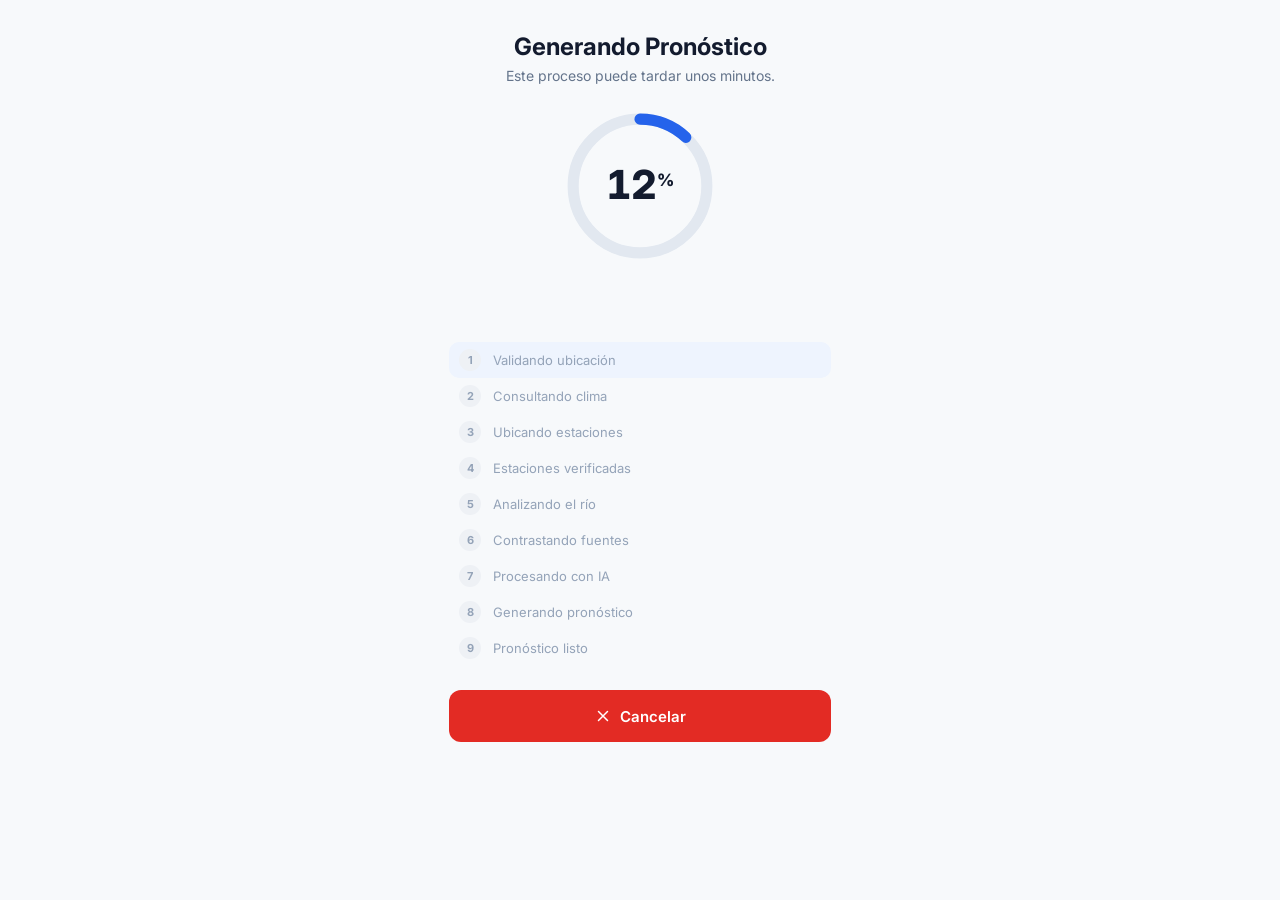
<file: carga-pronostico.html>
<!DOCTYPE html>
<html class="light" lang="es">
<head>
    <meta charset="utf-8" />
    <meta content="width=device-width, initial-scale=1.0" name="viewport" />
    <title>Generando Pronóstico</title>

    <!-- Fuentes Google -->
    <link rel="preconnect" href="https://fonts.googleapis.com" />
    <link rel="preconnect" href="https://fonts.gstatic.com" crossorigin />
    <link href="https://fonts.googleapis.com/css2?family=Inter:wght@100..900&display=swap" rel="stylesheet" />

    <!-- CSS personalizado -->
    <link rel="stylesheet" href="css/carga-pronostico.css" />
</head>
<body>
    <main>

        <!-- Encabezado -->
        <header class="head">
            <h1>Generando Pronóstico</h1>
            <p>Este proceso puede tardar unos minutos.</p>
        </header>

        <!-- Progreso -->
        <section class="progress">
            <div class="ring">
                <svg viewBox="0 0 140 140">
                    <circle class="ring-bg" cx="70" cy="70" r="60"></circle>
                    <circle class="ring-bar" id="ring-bar" cx="70" cy="70" r="60"></circle>
                </svg>
                <div class="ring-center">
                    <div class="odometer-wrap">
                        <div class="odometer" id="odometer"></div>
                        <div class="percent-sign">%</div>
                    </div>
                    <span class="ring-sub"></span>
                </div>
            </div>

            <!-- Paso actual -->
            <div class="step-info" id="step-info">
                <span class="step-count" id="step-count"></span>
                <strong class="step-name" id="step-name"></strong>
            </div>
        </section>

        <!-- Lista de pasos -->
        <div class="steps" id="steps-list">
            <span class="step-highlight" id="step-highlight"></span>
        </div>

        <!-- Botón cancelar -->
        <button class="cancel" id="cancel-button" type="button">
            <svg viewBox="0 0 24 24" aria-hidden="true">
                <path d="M6 18L18 6M6 6l12 12"></path>
            </svg>
            Cancelar
        </button>
    </main>

    <!-- Modal de cancelación -->
    <div class="modal hidden" id="cancel-modal">
        <div class="modal-content">
            <div class="modal-icon">
                <video id="cancel-video" autoplay muted playsinline src="assets/video_icono_cancelacion.mp4"></video>
            </div>
            <h2>Consulta cancelada</h2>
            <p>Detuvimos la generación de tu pronóstico. Te llevaremos a la pantalla principal.</p>
            <button class="modal-btn" id="modal-ok-btn" type="button">Volver al inicio</button>
        </div>
    </div>

    <!-- JavaScript -->
    <script src="js/carga-pronostico.js"></script>
</body>
</html>
</file>
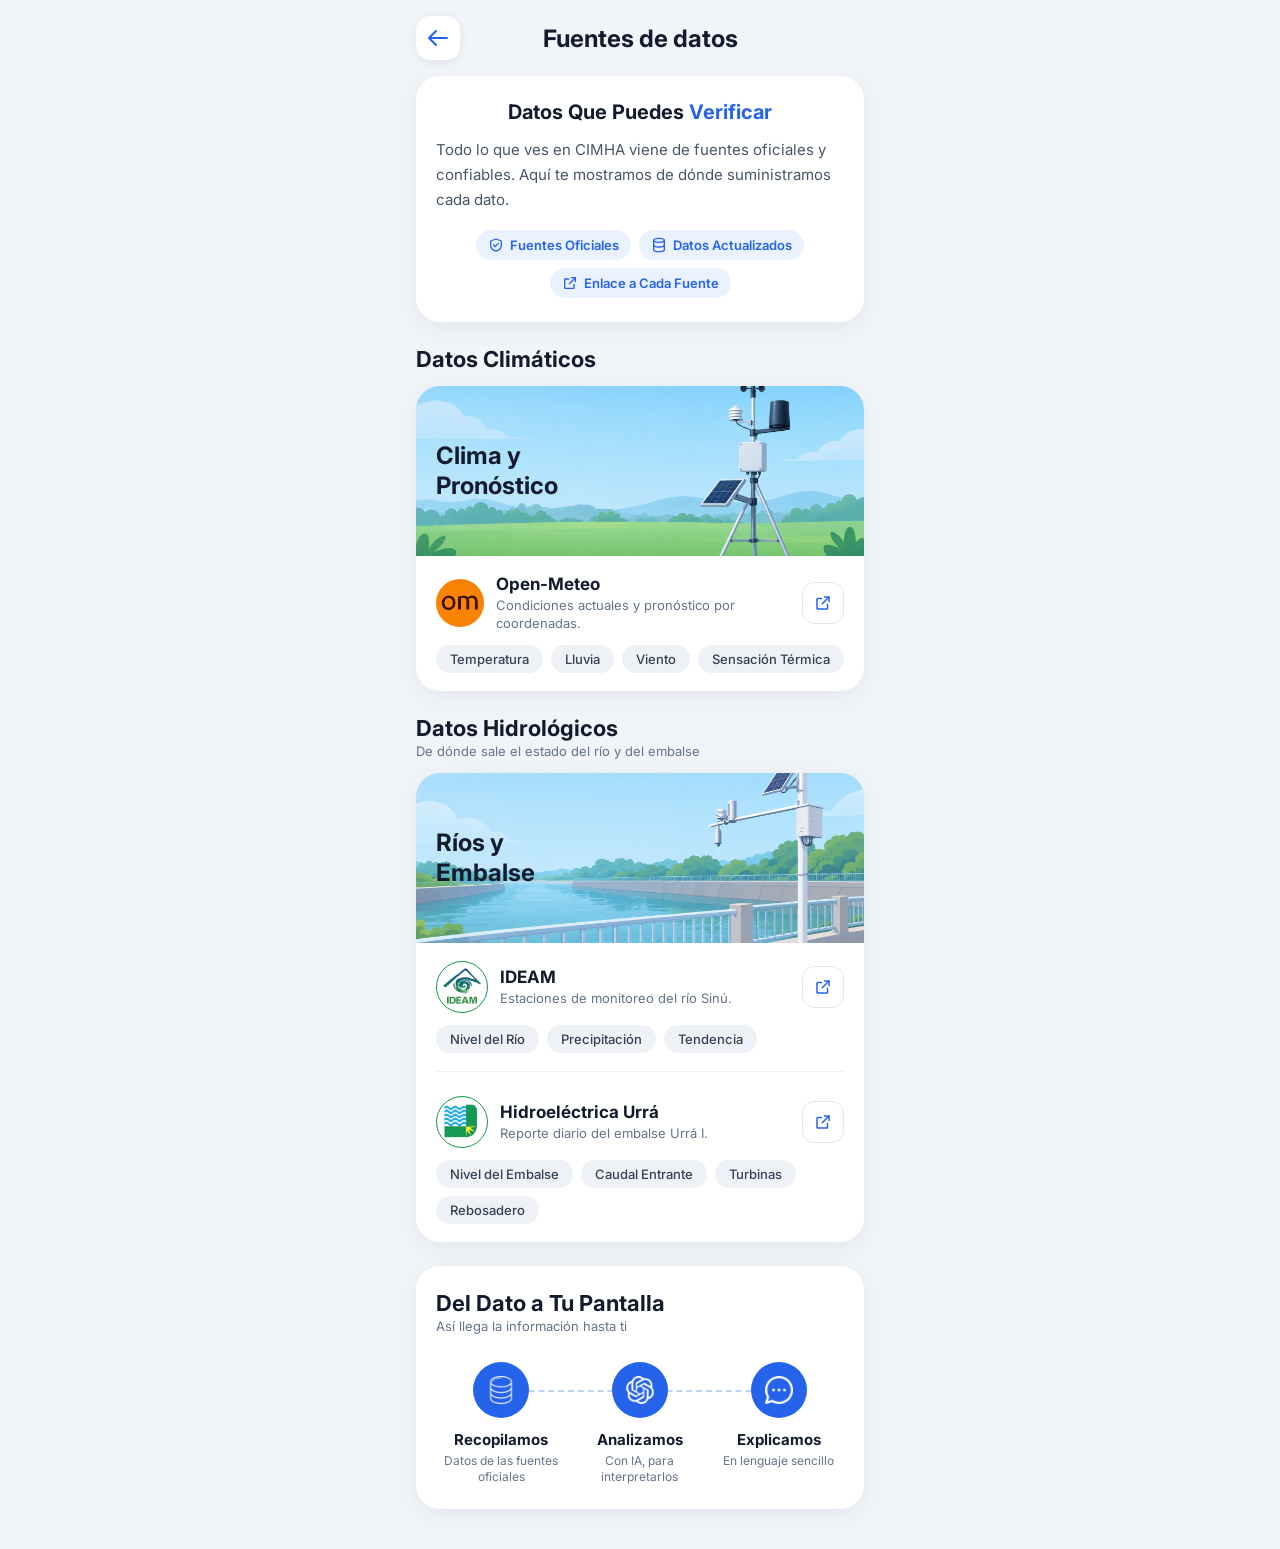
<file: fuentes-de-datos.html>
<!DOCTYPE html>
<html class="light" lang="es">
<head>
    <meta charset="utf-8" />
    <meta content="width=device-width, initial-scale=1.0" name="viewport" />
    <title>Fuentes de datos</title>

    <!-- Fuentes Google -->
    <link rel="preconnect" href="https://fonts.googleapis.com" />
    <link rel="preconnect" href="https://fonts.gstatic.com" crossorigin />
    <link href="https://fonts.googleapis.com/css2?family=Inter:wght@100..900&display=swap" rel="stylesheet" />

    <!-- CSS personalizado -->
    <link rel="stylesheet" href="css/fuentes-de-datos.css" />
</head>
<body>

    <!-- Encabezado -->
    <header class="top">
        <button class="back" id="back-button" aria-label="Volver" type="button">
            <svg viewBox="0 0 24 24" fill="none" stroke="currentColor" aria-hidden="true">
                <path d="M10 19l-7-7m0 0l7-7m-7 7h18" stroke-linecap="round" stroke-linejoin="round" stroke-width="2"></path>
            </svg>
        </button>
        <h1>Fuentes de datos</h1>
    </header>

    <main>

        <!-- Presentación -->
        <section class="card intro">
            <h2>Datos Que Puedes <span class="accent">Verificar</span></h2>
            <p>Todo lo que ves en CIMHA viene de fuentes oficiales y confiables. Aquí te mostramos de dónde suministramos cada dato.</p>
            <div class="chips">
                <span class="chip"><img src="assets/icon-fuentes-oficiales.svg" alt="" />Fuentes Oficiales</span>
                <span class="chip"><img src="assets/icon-datos-actualizados.svg" alt="" />Datos Actualizados</span>
                <span class="chip"><img src="assets/icon-enlace.svg" alt="" />Enlace a Cada Fuente</span>
            </div>
        </section>

        <!-- Datos climáticos -->
        <section class="group">
            <h2 class="group-title">Datos Climáticos</h2>

            <div class="card source-card">
                <div class="banner">
                    <img src="assets/fuente-climatica.png" alt="" />
                    <span class="banner-title">Clima y<br />Pronóstico</span>
                </div>

                <!-- Open-Meteo -->
                <div class="source">
                    
                    <img class="source-logo" src="assets/logo-open-meteo.png" alt="Open-Meteo" />
                    <div class="source-text">
                        <h3>Open-Meteo</h3>
                        <p>Condiciones actuales y pronóstico por coordenadas.</p>
                    </div>
                    <a class="link-btn" href="https://open-meteo.com/" target="_blank" rel="noopener noreferrer" aria-label="Abrir Open-Meteo">
                        <img src="assets/icon-enlace.svg" alt="" />
                    </a>
                </div>
                <div class="tags">
                    <span>Temperatura</span>
                    <span>Lluvia</span>
                    <span>Viento</span>
                    <span>Sensación Térmica</span>
                </div>
            </div>
        </section>

        <!-- Datos hidrológicos -->
        <section class="group">
            <h2 class="group-title">Datos Hidrológicos</h2>
            <p class="group-sub">De dónde sale el estado del río y del embalse</p>

            <div class="card source-card">
                <div class="banner">
                    <img src="assets/fuente-hidrologica.png" alt="" />
                    <span class="banner-title">Ríos y<br />Embalse</span>
                </div>

                <!-- IDEAM -->
                <div class="source">
                    <div class="logo-ring logo-ideam"><img src="assets/logo-ideam.png" alt="IDEAM" /></div>
                    <div class="source-text">
                        <h3>IDEAM</h3>
                        <p>Estaciones de monitoreo del río Sinú.</p>
                    </div>
                    <a class="link-btn" href="https://fews.ideam.gov.co/visorfews/nacional" target="_blank" rel="noopener noreferrer" aria-label="Abrir IDEAM">
                        <img src="assets/icon-enlace.svg" alt="" />
                    </a>
                </div>
                <div class="tags">
                    <span>Nivel del Río</span>
                    <span>Precipitación</span>
                    <span>Tendencia</span>
                </div>

                <hr class="divider" />

                <!-- Hidroeléctrica Urrá -->
                <div class="source">
                    <div class="logo-ring logo-urra"><img src="assets/logo-urra.png" alt="Hidroeléctrica Urrá" /></div>
                    <div class="source-text">
                        <h3>Hidroeléctrica Urrá</h3>
                        <p>Reporte diario del embalse Urrá I.</p>
                    </div>
                    <a class="link-btn" href="https://urra.com.co/" target="_blank" rel="noopener noreferrer" aria-label="Abrir Hidroeléctrica Urrá">
                        <img src="assets/icon-enlace.svg" alt="" />
                    </a>
                </div>
                <div class="tags">
                    <span>Nivel del Embalse</span>
                    <span>Caudal Entrante</span>
                    <span>Turbinas</span>
                    <span>Rebosadero</span>
                </div>
            </div>
        </section>

        <!-- Del dato a tu pantalla -->
        <section class="card process">
            <h2>Del Dato a Tu Pantalla</h2>
            <p class="process-sub">Así llega la información hasta ti</p>

            <div class="process-steps">
                <div class="process-step">
                    <div class="process-icon"><img src="assets/icon-recopilamos.png" alt="" /></div>
                    <h3>Recopilamos</h3>
                    <p>Datos de las fuentes oficiales</p>
                </div>
                <div class="process-step">
                    <div class="process-icon"><img src="assets/icon-analizamos.png" alt="" /></div>
                    <h3>Analizamos</h3>
                    <p>Con IA, para interpretarlos</p>
                </div>
                <div class="process-step">
                    <div class="process-icon"><img src="assets/icon-explicamos.png" alt="" /></div>
                    <h3>Explicamos</h3>
                    <p>En lenguaje sencillo</p>
                </div>
            </div>
        </section>

    </main>

    <!-- JavaScript -->
    <script src="js/fuentes-de-datos.js"></script>
</body>
</html>
</file>
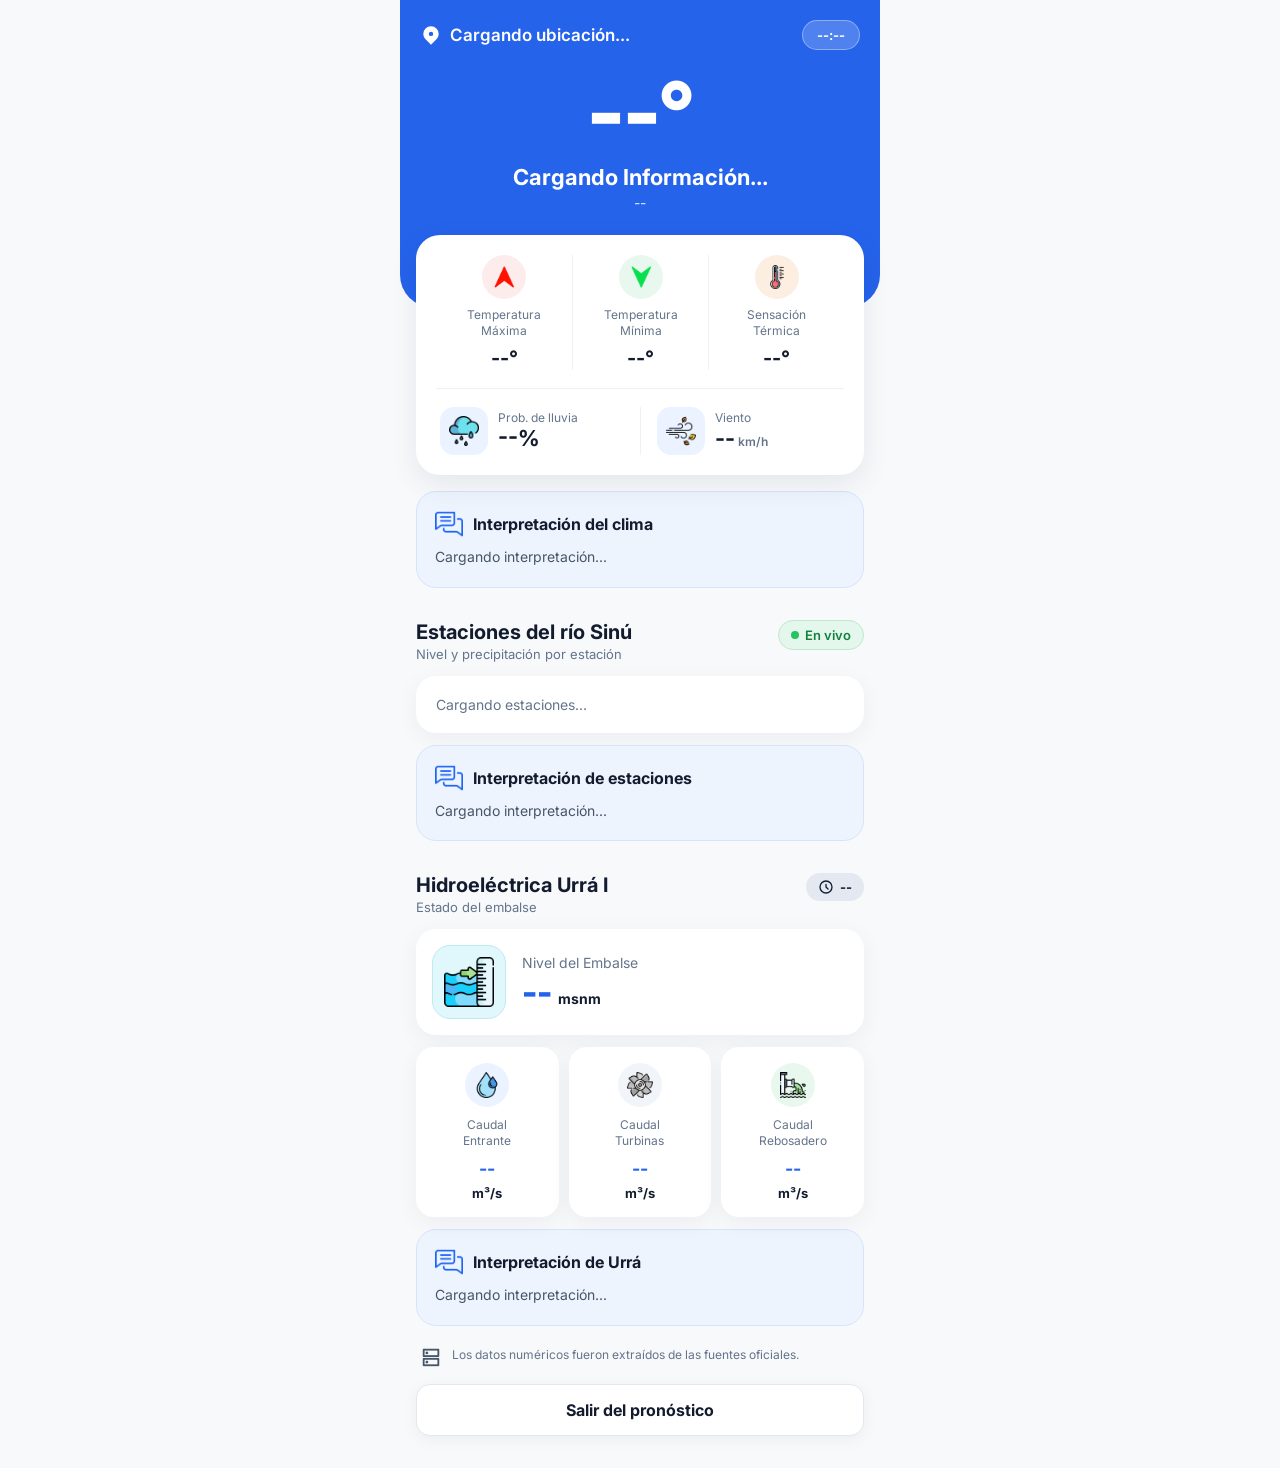
<file: resultado-del-dia.html>
<!DOCTYPE html>
<html lang="es">
<head>
    <meta charset="utf-8" />
    <meta content="width=device-width, initial-scale=1.0" name="viewport" />
    <title>Resultado del Día - CIMHA</title>

    <!-- Fuentes Google -->
    <link rel="preconnect" href="https://fonts.googleapis.com" />
    <link rel="preconnect" href="https://fonts.gstatic.com" crossorigin />
    <link href="https://fonts.googleapis.com/css2?family=Inter:wght@100..900&display=swap" rel="stylesheet" />
    <link href="https://fonts.googleapis.com/css2?family=Material+Symbols+Outlined:wght,FILL@100..700,0..1&display=swap" rel="stylesheet" />

    <!-- CSS personalizado -->
    <link rel="stylesheet" href="css/resultado-del-dia.css?v=20261010" />
</head>
<body>
    <main class="page">

        <!-- Encabezado azul -->
        <header class="hero">
            <div class="hero-top">
                <div class="hero-place">
                    <svg viewBox="0 0 20 20" fill="currentColor" aria-hidden="true">
                        <path fill-rule="evenodd" clip-rule="evenodd" d="M5.05 4.05a7 7 0 119.9 9.9L10 18.9l-4.95-4.95a7 7 0 010-9.9zM10 11a2 2 0 100-4 2 2 0 000 4z"></path>
                    </svg>
                    <h1 id="ubicacion">Cargando ubicación...</h1>
                </div>
                <span class="hero-time" id="hora">--:--</span>
            </div>

            <div class="hero-temp">
                <span id="temp-actual" class="temp-number">--</span><span class="temp-degree">°</span>
            </div>
            <p id="estado-cielo" class="hero-sky">Cargando información...</p>
            <p id="fecha" class="hero-date">--</p>
        </header>

        <!-- Tarjeta de estadísticas -->
        <section class="stats-card">
            <div class="stats-row">

                <!-- Temperatura máxima -->
                <div class="stat">
                    <div class="stat-icon bg-red">
                        <img src="assets/icon-temp-max.png" alt="Temperatura Máxima" />
                    </div>
                    <span class="stat-label">Temperatura<br />Máxima</span>
                    <span id="temp-max" class="stat-value">--°</span>
                </div>

                <!-- Temperatura mínima -->
                <div class="stat">
                    <div class="stat-icon bg-green">
                        <img src="assets/icon-temp-min.png" alt="Temperatura Mínima" />
                    </div>
                    <span class="stat-label">Temperatura<br />Mínima</span>
                    <span id="temp-min" class="stat-value">--°</span>
                </div>

                <!-- Sensación térmica -->
                <div class="stat">
                    <div class="stat-icon bg-orange">
                        <img src="assets/icon-sensacion-termica.png" alt="Sensación Térmica" />
                    </div>
                    <span class="stat-label">Sensación<br />Térmica</span>
                    <span id="sensacion-termica" class="stat-value">--°</span>
                </div>
            </div>

            <div class="detail-row">

                <!-- Probabilidad de lluvia -->
                <div class="detail">
                    <div class="detail-icon">
                        <img src="assets/icon-clima.png" alt="Probabilidad de Lluvia" />
                    </div>
                    <div>
                        <span class="detail-label">Prob. de lluvia</span>
                        <span id="prob-lluvia" class="detail-value">--%</span>
                    </div>
                </div>

                <!-- Viento -->
                <div class="detail">
                    <div class="detail-icon">
                        <img src="assets/icon-viento.png" alt="Viento" />
                    </div>
                    <div>
                        <span class="detail-label">Viento</span>
                        <span class="detail-value"><span id="velocidad-viento">--</span><small>km/h</small></span>
                    </div>
                </div>
            </div>
        </section>

        <!-- Interpretación del clima -->
        <section class="interpretation-card">
            <div class="interpretation-header">
                <img src="assets/icon-comentario.png" alt="Interpretación" />
                <h3>Interpretación del clima</h3>
            </div>
            <p id="interpretacion">Cargando interpretación...</p>
            <div id="recomendaciones-bloque" class="recomendaciones" hidden>
                <h4>Recomendaciones</h4>
                <ul id="recomendaciones-lista"></ul>
            </div>
        </section>

        <!-- Estaciones del río Sinú -->
        <section class="panel">
            <div class="panel-header">
                <div>
                    <h2>Estaciones del río Sinú</h2>
                    <p>Nivel y precipitación por estación</p>
                </div>
                <span class="live-badge">En vivo</span>
            </div>

            <!-- Contenedor dinámico de estaciones -->
            <div id="contenedor-estaciones" class="stations-card">
                <p class="estaciones-vacio">Cargando estaciones...</p>
            </div>

            <!-- Interpretación de estaciones -->
            <section class="interpretation-card">
                <div class="interpretation-header">
                    <img src="assets/icon-comentario.png" alt="Interpretación" />
                    <h3>Interpretación de estaciones</h3>
                </div>
                <p id="interpretacion-estaciones">Cargando interpretación...</p>
            </section>
        </section>

        <!-- Hidroeléctrica Urrá I -->
        <section class="panel">
            <div class="panel-header">
                <div>
                    <h2>Hidroeléctrica Urrá I</h2>
                    <p>Estado del embalse</p>
                </div>
                <span class="time-pill">
                    <svg viewBox="0 0 24 24" fill="none" stroke="currentColor" aria-hidden="true">
                        <path d="M12 8v4l3 3m6-3a9 9 0 11-18 0 9 9 0 0118 0z" stroke-linecap="round" stroke-linejoin="round" stroke-width="2"></path>
                    </svg>
                    <span id="hora-reporte-urra">--</span>
                </span>
            </div>

            <!-- Nivel del embalse -->
            <div class="urra-level">
                <div class="urra-level-icon">
                    <img src="assets/icono-nivel-de-agua.png" alt="Nivel del embalse" />
                </div>
                <div>
                    <span class="urra-level-label">Nivel del Embalse</span>
                    <div class="urra-level-value">
                        <span id="urra-nivel">--</span><small>msnm</small>
                    </div>
                </div>
            </div>

            <!-- Caudales -->
            <div class="urra-stats">

                <!-- Caudal entrante -->
                <div class="urra-stat">
                    <div class="urra-stat-icon bg-blue">
                        <img src="assets/icono-entrante.png" alt="Entrante" />
                    </div>
                    <span class="urra-stat-label">Caudal<br />Entrante</span>
                    <span id="urra-entrante" class="urra-stat-value">--</span>
                    <small>m³/s</small>
                </div>

                <!-- Caudal turbinas -->
                <div class="urra-stat">
                    <div class="urra-stat-icon bg-gray">
                        <img src="assets/icono-turbina.png" alt="Turbinas" />
                    </div>
                    <span class="urra-stat-label">Caudal<br />Turbinas</span>
                    <span id="urra-turbinas" class="urra-stat-value">--</span>
                    <small>m³/s</small>
                </div>

                <!-- Caudal rebosadero -->
                <div class="urra-stat">
                    <div class="urra-stat-icon bg-green">
                        <img src="assets/icon-rebosadero.png" alt="Rebosadero" />
                    </div>
                    <span class="urra-stat-label">Caudal<br />Rebosadero</span>
                    <span id="urra-rebosadero" class="urra-stat-value">--</span>
                    <small>m³/s</small>
                </div>
            </div>

            <!-- Interpretación de Urrá -->
            <section class="interpretation-card">
                <div class="interpretation-header">
                    <img src="assets/icon-comentario.png" alt="Interpretación" />
                    <h3>Interpretación de Urrá</h3>
                </div>
                <p id="urra-interpretacion">Cargando interpretación...</p>
            </section>
        </section>

        <!-- Nota de fuentes -->
        <p class="source-note">
            <span class="material-symbols-outlined">dns</span>
            Los datos numéricos fueron extraídos de las fuentes oficiales.
        </p>

        <!-- Botón salir -->
        <button type="button" id="salir-pronostico" class="exit-btn">Salir del pronóstico</button>

    </main>

    <!-- Modal: temperatura alta (solo si temperatura actual >= 30°C) -->
    <div id="modal-temp-alta" class="modal-temp-alta hidden">
        <div class="modal-temp-alta-caja">
            <img src="assets/icon-temperatura-alta.png" alt="Temperaturas Altas" class="modal-temp-alta-img" />
            <h2 class="modal-temp-alta-titulo">Altas temperaturas</h2>
            <p class="modal-temp-alta-descripcion" id="modal-temp-alta-desc">Se detectó una temperatura elevada en la zona consultada.</p>
            <button type="button" id="modal-temp-alta-cerrar" class="modal-temp-alta-btn">Aceptar</button>
        </div>
    </div>

    <script src="js/resultado-del-dia.js?v=20261010"></script>
</body>
</html>
</file>
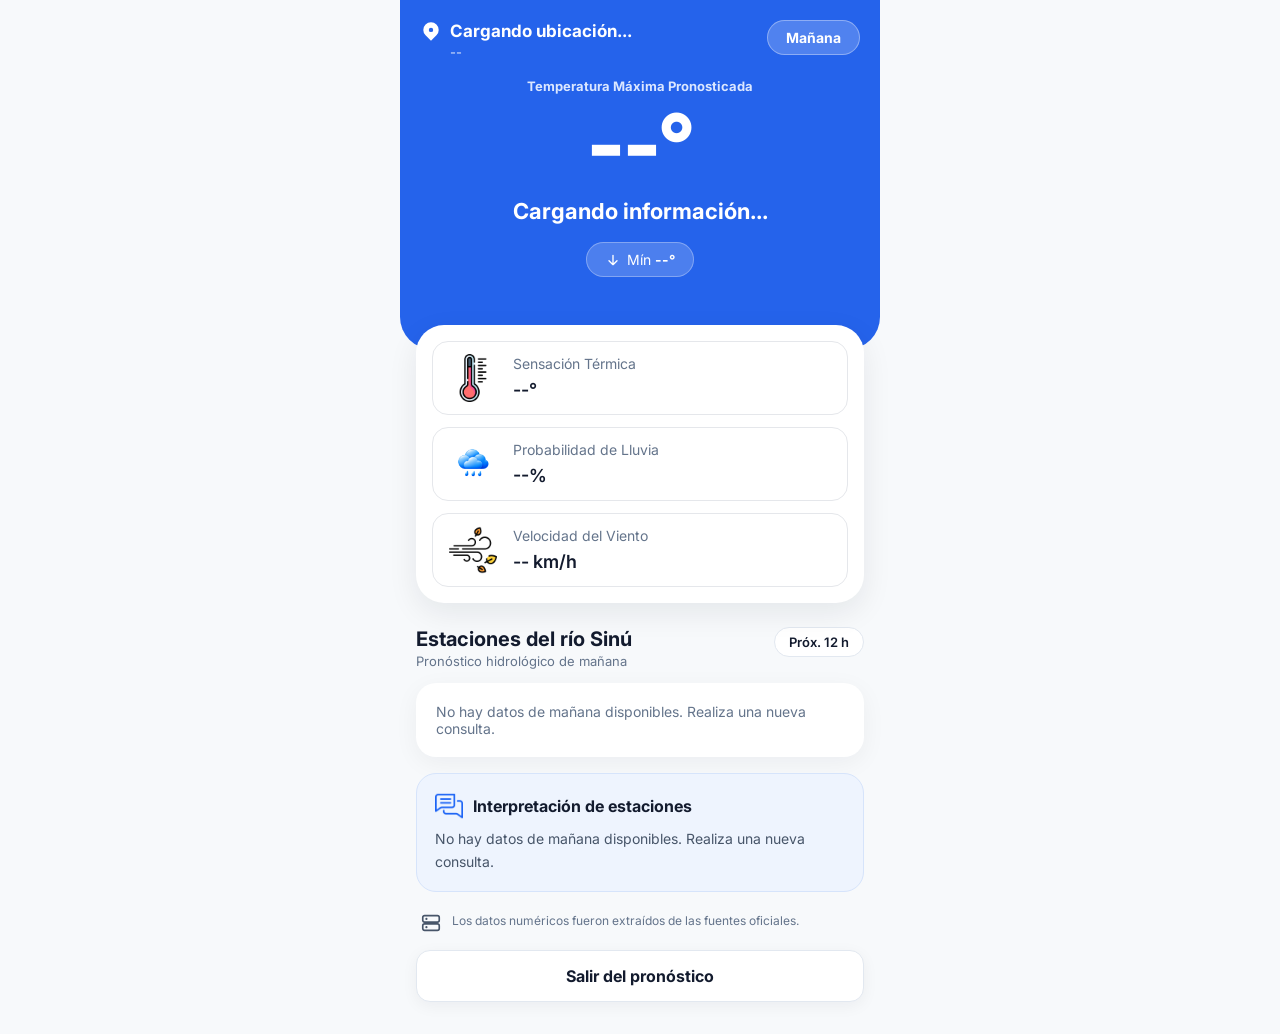
<file: resultado-manana.html>
<!DOCTYPE html>
<html lang="es">
<head>
    <meta charset="utf-8" />
    <meta name="viewport" content="width=device-width, initial-scale=1.0" />
    <title>Pronóstico de Mañana - CIMHA</title>

    <!-- Fuentes Google -->
    <link rel="preconnect" href="https://fonts.googleapis.com" />
    <link rel="preconnect" href="https://fonts.gstatic.com" crossorigin />
    <link href="https://fonts.googleapis.com/css2?family=Inter:wght@100..900&display=swap" rel="stylesheet" />

    <!-- CSS personalizado -->
    <link rel="stylesheet" href="css/resultado-manana.css" />
</head>
<body>
    <main class="page">

        <!-- Encabezado azul -->
        <header class="hero">
            <div class="hero-top">
                <div>
                    <div class="hero-place">
                        <svg viewBox="0 0 20 20" fill="currentColor" aria-hidden="true">
                            <path fill-rule="evenodd" clip-rule="evenodd" d="M5.05 4.05a7 7 0 119.9 9.9L10 18.9l-4.95-4.95a7 7 0 010-9.9zM10 11a2 2 0 100-4 2 2 0 000 4z"></path>
                        </svg>
                        <h1 id="ubicacion">Cargando ubicación...</h1>
                    </div>
                    <p id="fecha" class="hero-date">--</p>
                </div>
                <span class="hero-badge">Mañana</span>
            </div>

            <p class="hero-label">Temperatura Máxima Pronosticada</p>
            <p id="temp-max" class="hero-temp">--°</p>
            <p id="estado-cielo" class="hero-sky">Cargando información...</p>

            <div class="hero-min">
                <svg viewBox="0 0 24 24" fill="none" stroke="currentColor" aria-hidden="true">
                    <path d="M12 5v14m0 0l-6-6m6 6l6-6" stroke-linecap="round" stroke-linejoin="round" stroke-width="2"></path>
                </svg>
                <span>Mín <strong id="temp-min">--°</strong></span>
            </div>
        </header>

        <!-- Tarjeta de estadísticas -->
        <section class="stats-card">

            <!-- Sensación térmica -->
            <div class="stat">
                <div class="stat-icon bg-orange">
                    <img src="assets/icon-sensacion-termica.png" alt="Sensación Térmica" />
                </div>
                <span class="stat-label">Sensación Térmica</span>
                <span id="sensacion-termica" class="stat-value">--°</span>
            </div>

            <!-- Probabilidad de lluvia -->
            <div class="stat">
                <div class="stat-icon bg-blue">
                    <img src="assets/icon-probailidad-lluvia.png" alt="Probabilidad de Lluvia" />
                </div>
                <span class="stat-label">Probabilidad de Lluvia</span>
                <span id="prob-lluvia" class="stat-value">--%</span>
            </div>

            <!-- Velocidad del viento -->
            <div class="stat">
                <div class="stat-icon bg-blue">
                    <img src="assets/icon-viento.png" alt="Viento" />
                </div>
                <span class="stat-label">Velocidad del Viento</span>
                <span class="stat-value"><span id="velocidad-viento">--</span><small>km/h</small></span>
            </div>
        </section>

        <!-- Interpretación del clima -->
        <section id="interpretacion-estaciones-card" class="interpretation-card">
            <div class="interpretation-header">
                <img src="assets/icon-comentario.png" alt="Interpretación" />
                <h3>Interpretación del clima</h3>
            </div>
            <p id="interpretacion">Cargando interpretación...</p>
            <div id="recomendaciones-bloque" class="recomendaciones" hidden>
                <h4>Recomendaciones</h4>
                <ul id="recomendaciones-lista"></ul>
            </div>
        </section>

        <!-- Estaciones del río Sinú -->
        <section class="stations">
            <div class="stations-head">
                <div>
                    <h2>Estaciones del río Sinú</h2>
                    <p>Pronóstico hidrológico de mañana</p>
                </div>
                <span class="next-pill">Próx. 12 h</span>
            </div>

            <!-- Contenedor dinámico de estaciones -->
            <div id="contenedor-estaciones" class="stations-card">
                <p class="empty-state">Cargando estaciones...</p>
            </div>

            <section class="interpretation-card">
                <div class="interpretation-header">
                    <img src="assets/icon-comentario.png" alt="Interpretación" />
                    <h3>Interpretación de estaciones</h3>
                </div>
                <p id="interpretacion-estaciones">Cargando interpretación...</p>
            </section>
        </section>

        <!-- Nota de fuentes -->
        <p class="source-note">
            <svg viewBox="0 0 24 24" fill="none" stroke="currentColor" aria-hidden="true">
                <rect x="3" y="4" width="18" height="7" rx="2" stroke-width="1.8"></rect>
                <rect x="3" y="13" width="18" height="7" rx="2" stroke-width="1.8"></rect>
                <path d="M7 7.5h.01M7 16.5h.01" stroke-width="2.4" stroke-linecap="round"></path>
            </svg>
            Los datos numéricos fueron extraídos de las fuentes oficiales.
        </p>

        <!-- Botón salir -->
        <button type="button" id="salir-pronostico" class="exit-btn">Salir del pronóstico</button>

    </main>

    <script src="js/resultado-manana.js"></script>
</body>
</html>
</file>
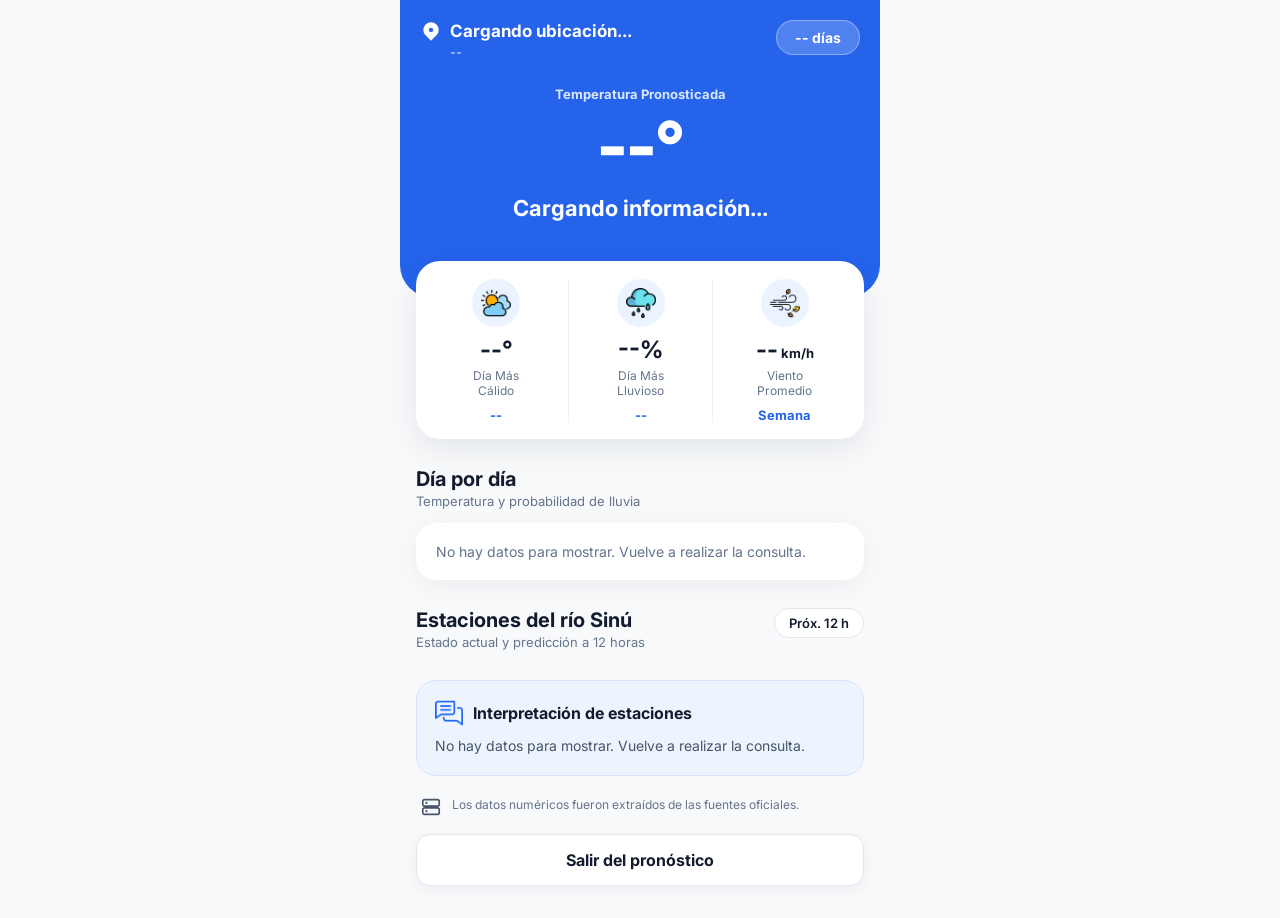
<file: resultado-semana.html>
<!DOCTYPE html>
<html lang="es">
<head>
    <meta charset="utf-8" />
    <meta name="viewport" content="width=device-width, initial-scale=1.0" />
    <title>Pronóstico de la Semana - CIMHA</title>

    <!-- Fuentes Google -->
    <link rel="preconnect" href="https://fonts.googleapis.com" />
    <link rel="preconnect" href="https://fonts.gstatic.com" crossorigin />
    <link href="https://fonts.googleapis.com/css2?family=Inter:wght@100..900&display=swap" rel="stylesheet" />

    <!-- CSS personalizado -->
    <link rel="stylesheet" href="css/resultado-semana.css" />
</head>
<body>
    <main class="page">

        <!-- Encabezado azul -->
        <header class="hero">
            <div class="hero-top">
                <div>
                    <div class="hero-place">
                        <svg viewBox="0 0 20 20" fill="currentColor" aria-hidden="true">
                            <path fill-rule="evenodd" clip-rule="evenodd" d="M5.05 4.05a7 7 0 119.9 9.9L10 18.9l-4.95-4.95a7 7 0 010-9.9zM10 11a2 2 0 100-4 2 2 0 000 4z"></path>
                        </svg>
                        <h1 id="ubicacion">Cargando ubicación...</h1>
                    </div>
                    <p id="fecha" class="hero-date">--</p>
                </div>
                <span id="dias-pill" class="hero-badge">-- días</span>
            </div>

            <p class="hero-label">Temperatura Pronosticada</p>
            <p id="temp-rango" class="hero-temp">--°</p>
            <p id="estado-cielo" class="hero-sky">Cargando información...</p>
            <p id="estado-detalle" class="hero-detail"></p>
        </header>

        <!-- Resumen de la semana -->
        <section class="stats-card">

            <!-- Día más cálido -->
            <div class="stat">
                <div class="stat-icon">
                    <img src="assets/icon-soleado.png" alt="Día más cálido" />
                </div>
                <span id="dia-calido-valor" class="stat-value">--°</span>
                <span class="stat-label">Día Más<br />Cálido</span>
                <span id="dia-calido-dia" class="stat-day">--</span>
            </div>

            <!-- Día más lluvioso -->
            <div class="stat">
                <div class="stat-icon">
                    <img src="assets/icon-clima.png" alt="Día más lluvioso" />
                </div>
                <span id="dia-lluvioso-valor" class="stat-value">--%</span>
                <span class="stat-label">Día Más<br />Lluvioso</span>
                <span id="dia-lluvioso-dia" class="stat-day">--</span>
            </div>

            <!-- Viento promedio -->
            <div class="stat">
                <div class="stat-icon">
                    <img src="assets/icon-viento.png" alt="Viento promedio" />
                </div>
                <span class="stat-value"><span id="viento-promedio">--</span><small>km/h</small></span>
                <span class="stat-label">Viento<br />Promedio</span>
                <span class="stat-day">Semana</span>
            </div>
        </section>

        <!-- Día por día -->
        <section class="days">
            <h2>Día por día</h2>
            <p class="section-sub">Temperatura y probabilidad de lluvia</p>

            <!-- Contenedor dinámico de días -->
            <div id="lista-dias" class="days-card">
                <p class="empty-state">Cargando pronóstico...</p>
            </div>
        </section>

        <!-- Interpretación del clima -->
        <section id="interpretacion-estaciones-card" class="interpretation-card">
            <div class="interpretation-header">
                <img src="assets/icon-comentario.png" alt="Interpretación" />
                <h3>Interpretación del clima</h3>
            </div>
            <p id="interpretacion">Cargando interpretación...</p>
            <div id="recomendaciones-bloque" class="recomendaciones" hidden>
                <h4>Recomendaciones</h4>
                <ul id="recomendaciones-lista"></ul>
            </div>
        </section>

        <!-- Estaciones del río Sinú -->
        <section class="stations">
            <div class="stations-head">
                <div>
                    <h2>Estaciones del río Sinú</h2>
                    <p>Estado actual y predicción a 12 horas</p>
                </div>
                <span class="next-pill">Próx. 12 h</span>
            </div>

            <!-- Contenedor dinámico de estaciones -->
            <div id="contenedor-estaciones" class="stations-card">
                <p class="empty-state">Cargando estaciones...</p>
            </div>

            <section class="interpretation-card">
                <div class="interpretation-header">
                    <img src="assets/icon-comentario.png" alt="Interpretación" />
                    <h3>Interpretación de estaciones</h3>
                </div>
                <p id="interpretacion-estaciones">Cargando interpretación...</p>
            </section>
        </section>

        <!-- Nota de fuentes -->
        <p class="source-note">
            <svg viewBox="0 0 24 24" fill="none" stroke="currentColor" aria-hidden="true">
                <rect x="3" y="4" width="18" height="7" rx="2" stroke-width="1.8"></rect>
                <rect x="3" y="13" width="18" height="7" rx="2" stroke-width="1.8"></rect>
                <path d="M7 7.5h.01M7 16.5h.01" stroke-width="2.4" stroke-linecap="round"></path>
            </svg>
            Los datos numéricos fueron extraídos de las fuentes oficiales.
        </p>

        <!-- Botón salir -->
        <button type="button" id="salir-pronostico" class="exit-btn">Salir del pronóstico</button>

    </main>

    <script src="js/resultado-semana.js"></script>
</body>
</html>
</file>
<file: css/carga-pronostico.css>
/* ============================================ */
/* CARGA-PRONOSTICO.CSS                         */
/* ============================================ */

/* Variables globales */
:root {
    --bg: #f7f9fb;
    --text: #131b2e;
    --text-soft: #64748b;
    --muted: #94a3b8;
    --track: #e2e8f0;
    --blue: #2563eb;
    --blue-soft: #eef4fe;
    --green: #22c55e;
    --orange: #f97316;
    --red: #e32b24;
    --ease: cubic-bezier(0.4, 0, 0.2, 1);
}

/* Base */
html, body {
    height: 100%;
    margin: 0;
}

html {
    background-color: var(--bg);
}

body {
    background-color: var(--bg);
    color: var(--text);
    font-family: 'Inter', -apple-system, BlinkMacSystemFont, 'Segoe UI', Roboto, sans-serif;
    -webkit-font-smoothing: antialiased;
    overflow-y: auto;
}

/* Contenedor principal */
main {
    max-width: 430px;
    min-height: 100%;
    margin: 0 auto;
    padding: 32px 24px 24px;
    box-sizing: border-box;
    display: flex;
    flex-direction: column;
    align-items: center;
    opacity: 0;
    transform: scale(0.98);
    transition: opacity 0.4s var(--ease), transform 0.4s var(--ease);
}

main.loaded {
    opacity: 1;
    transform: scale(1);
}

main.fade-out-back {
    opacity: 0;
    transform: scale(0.98);
}

/* Encabezado */
.head {
    text-align: center;
    margin-bottom: 24px;
}

.head h1 {
    margin: 0 0 6px;
    font-size: 24px;
    font-weight: 700;
}

.head p {
    margin: 0;
    font-size: 14px;
    color: var(--text-soft);
}

/* Anillo de progreso */
.progress {
    display: flex;
    flex-direction: column;
    align-items: center;
    margin-bottom: 20px;
}

.ring {
    position: relative;
    width: 156px;
    height: 156px;
}

.ring svg {
    width: 100%;
    height: 100%;
    transform: rotate(-90deg);
}

.ring-bg,
.ring-bar {
    fill: none;
    stroke-width: 10;
}

.ring-bg {
    stroke: var(--track);
}

.ring-bar {
    stroke: var(--blue);
    stroke-linecap: round;
    stroke-dasharray: 377;
    stroke-dashoffset: 377;
    opacity: 0;
    transition: stroke-dashoffset 1.1s var(--ease), opacity 0.3s ease;
}

.ring-center {
    position: absolute;
    inset: 0;
    display: flex;
    flex-direction: column;
    align-items: center;
    justify-content: center;
}

.ring-sub {
    margin-top: 2px;
    font-size: 11px;
    color: var(--text-soft);
}

/* Odómetro de porcentaje */
.odometer-wrap {
    display: flex;
    align-items: flex-start;
}

.odometer {
    display: flex;
    font-size: 40px;
    font-weight: 800;
    line-height: 1;
    letter-spacing: -0.02em;
    font-variant-numeric: tabular-nums;
}

.odometer-col {
    width: 0;
    height: 1em;
    overflow: hidden;
    transition: width 0.35s ease;
}

.odometer-col.active {
    width: 0.62em;
}

.odometer-strip {
    display: flex;
    flex-direction: column;
    transition: transform 0.6s var(--ease);
}

.odometer-strip span {
    display: block;
    height: 1em;
    line-height: 1em;
    text-align: center;
}

.percent-sign {
    margin: 5px 0 0 2px;
    font-size: 17px;
    font-weight: 800;
}

/* Paso actual */
.step-info {
    min-height: 44px;
    margin-top: 14px;
    display: flex;
    flex-direction: column;
    align-items: center;
    gap: 4px;
    transition: opacity 0.3s ease, transform 0.3s var(--ease);
}

.step-info.swap {
    opacity: 0;
    transform: translateY(6px);
}

.step-count {
    display: flex;
    align-items: center;
    gap: 6px;
    font-size: 10px;
    font-weight: 600;
    letter-spacing: 0.06em;
    color: var(--text-soft);
}

.step-count:not(:empty)::before {
    content: '';
    width: 6px;
    height: 6px;
    background-color: var(--orange);
    border-radius: 50%;
}

.step-name {
    font-size: 18px;
    font-weight: 700;
    color: var(--blue);
}

/* Lista de pasos */
.steps {
    position: relative;
    width: 100%;
    display: flex;
    flex-direction: column;
}

.step-highlight {
    position: absolute;
    top: 0;
    left: 0;
    right: 0;
    height: 36px;
    background-color: var(--blue-soft);
    border-radius: 10px;
    opacity: 0;
    transition: transform 0.5s var(--ease), opacity 0.4s ease;
}

.step {
    position: relative;
    z-index: 1;
    display: flex;
    align-items: center;
    gap: 12px;
    height: 36px;
    padding: 0 10px;
    box-sizing: border-box;
    font-size: 13px;
    color: var(--muted);
    transition: color 0.4s ease;
}

.step-text {
    flex: 1;
}

.step-pct {
    font-size: 12px;
    font-variant-numeric: tabular-nums;
    transition: color 0.4s ease;
}

/* Círculo numerado */
.step-num {
    position: relative;
    width: 22px;
    height: 22px;
    display: flex;
    align-items: center;
    justify-content: center;
    background-color: #eef1f5;
    color: var(--muted);
    border-radius: 50%;
    font-size: 11px;
    font-weight: 700;
    transition: background-color 0.45s ease, color 0.45s ease, transform 0.45s var(--ease);
}

.step-num .num {
    transition: opacity 0.25s ease, transform 0.25s ease;
}

.step-num svg {
    position: absolute;
    width: 14px;
    height: 14px;
    fill: none;
    stroke: #ffffff;
    stroke-width: 3;
    stroke-linecap: round;
    stroke-linejoin: round;
}

.step-num path {
    stroke-dasharray: 1;
    stroke-dashoffset: 1;
    transition: stroke-dashoffset 0.35s ease 0.15s;
}

/* Paso activo */
.step.active {
    color: var(--blue);
    font-weight: 600;
}

.step.active .step-pct {
    color: var(--blue);
}

.step.active .step-num {
    background-color: var(--blue);
    color: #ffffff;
    transform: scale(1.1);
}

/* Paso completado */
.step.done {
    color: var(--text);
}

.step.done .step-num {
    background-color: var(--green);
}

.step.done .step-num .num {
    opacity: 0;
    transform: scale(0.5);
}

.step.done .step-num path {
    stroke-dashoffset: 0;
}

/* Botón cancelar */
.cancel {
    width: 100%;
    height: 52px;
    margin-top: auto;
    display: flex;
    align-items: center;
    justify-content: center;
    gap: 8px;
    background-color: var(--red);
    color: #ffffff;
    border: none;
    border-radius: 12px;
    font-family: inherit;
    font-size: 15px;
    font-weight: 600;
    cursor: pointer;
    transition: transform 0.2s ease, opacity 0.2s ease;
}

.steps + .cancel {
    margin-top: 24px;
}

.cancel svg {
    width: 18px;
    height: 18px;
    fill: none;
    stroke: currentColor;
    stroke-width: 2;
    stroke-linecap: round;
}

.cancel:active {
    transform: scale(0.98);
    opacity: 0.9;
}

/* Modal de cancelación */
.modal {
    position: fixed;
    inset: 0;
    z-index: 50;
    display: flex;
    align-items: center;
    justify-content: center;
    padding: 0 20px;
    background-color: rgba(15, 23, 42, 0.5);
    backdrop-filter: blur(4px);
    -webkit-backdrop-filter: blur(4px);
    opacity: 0;
    transition: opacity 0.25s var(--ease);
}

.modal.hidden {
    display: none;
}

.modal.modal-active {
    opacity: 1;
}

.modal.modal-exit {
    opacity: 0;
}

.modal-content {
    width: 100%;
    max-width: 340px;
    padding: 28px 24px 24px;
    box-sizing: border-box;
    display: flex;
    flex-direction: column;
    align-items: center;
    text-align: center;
    background-color: #ffffff;
    border-radius: 24px;
    box-shadow: 0 24px 60px rgba(15, 23, 42, 0.25);
    transform: scale(0.95);
    opacity: 0;
    transition: transform 0.25s var(--ease), opacity 0.25s var(--ease);
}

.modal.modal-active .modal-content {
    transform: scale(1);
    opacity: 1;
}

.modal.modal-exit .modal-content {
    transform: scale(0.95);
    opacity: 0;
}

.modal-icon {
    display: flex;
    justify-content: center;
    margin-bottom: 12px;
}

.modal-icon video {
    width: 96px;
    height: 96px;
    object-fit: contain;
}

.modal-content h2 {
    margin: 0 0 8px;
    font-size: 22px;
    font-weight: 700;
}

.modal-content p {
    margin: 0 0 24px;
    font-size: 14px;
    line-height: 1.5;
    color: var(--text-soft);
}

.modal-btn {
    width: 100%;
    height: 48px;
    background-color: var(--red);
    color: #ffffff;
    border: none;
    border-radius: 12px;
    font-family: inherit;
    font-size: 15px;
    font-weight: 600;
    cursor: pointer;
    transition: transform 0.2s ease, opacity 0.2s ease;
}

.modal-btn:hover {
    opacity: 0.92;
}

.modal-btn:active {
    transform: scale(0.98);
}
</file>
<file: css/fuentes-de-datos.css>
/* ============================================ */
/* FUENTES-DE-DATOS.CSS                         */
/* ============================================ */

/* Variables globales */
:root {
    --bg: #f1f4f9;
    --text: #131b2e;
    --text-soft: #64748b;
    --text-body: #475569;
    --line: #eef1f5;
    --blue: #2563eb;
    --blue-soft: #eaf1ff;
    --ease: cubic-bezier(0.4, 0, 0.2, 1);
}

/* Base */
html, body {
    margin: 0;
    padding: 0;
}

html {
    background-color: var(--bg);
}

body {
    background-color: var(--bg);
    color: var(--text);
    font-family: 'Inter', -apple-system, BlinkMacSystemFont, 'Segoe UI', Roboto, sans-serif;
    -webkit-font-smoothing: antialiased;
}

h1, h2, h3, p {
    margin: 0;
}

img {
    display: block;
}

/* Transición de pantalla */
main {
    max-width: 480px;
    margin: 0 auto;
    padding: 4px 16px 40px;
    box-sizing: border-box;
    display: flex;
    flex-direction: column;
    gap: 24px;
    opacity: 0;
    transform: scale(0.98);
    transition: opacity 0.4s var(--ease), transform 0.4s var(--ease);
}

main.loaded {
    opacity: 1;
    transform: scale(1);
}

main.fade-out-back {
    opacity: 0;
    transform: scale(0.98);
}

/* Encabezado */
.top {
    position: sticky;
    top: 0;
    z-index: 50;
    max-width: 480px;
    margin: 0 auto;
    padding: 16px 16px 12px;
    box-sizing: border-box;
    display: flex;
    align-items: center;
    background-color: rgba(241, 244, 249, 0.92);
    backdrop-filter: blur(12px);
    -webkit-backdrop-filter: blur(12px);
}

.top h1 {
    flex: 1;
    padding-right: 44px;
    text-align: center;
    font-size: 24px;
    font-weight: 700;
}

.back {
    width: 44px;
    height: 44px;
    display: flex;
    align-items: center;
    justify-content: center;
    background-color: #ffffff;
    color: var(--blue);
    border: none;
    border-radius: 14px;
    box-shadow: 0 2px 10px rgba(15, 23, 42, 0.08);
    cursor: pointer;
    transition: transform 0.2s ease;
}

.back svg {
    width: 24px;
    height: 24px;
}

.back:active {
    transform: scale(0.95);
}

/* Tarjetas */
.card {
    background-color: #ffffff;
    border-radius: 24px;
    box-shadow: 0 6px 24px rgba(15, 23, 42, 0.06);
}

/* Presentación */
.intro {
    padding: 24px 20px;
}

.intro h2 {
    margin-bottom: 14px;
    text-align: center;
    font-size: 20px;
    font-weight: 700;
}

.accent {
    color: var(--blue);
}

.intro p {
    font-size: 15px;
    line-height: 1.65;
    color: var(--text-body);
}

.chips {
    display: flex;
    flex-wrap: wrap;
    justify-content: center;
    gap: 8px;
    margin-top: 18px;
}

.chip {
    display: inline-flex;
    align-items: center;
    gap: 6px;
    padding: 7px 12px;
    background-color: var(--blue-soft);
    border-radius: 999px;
    font-size: 13px;
    font-weight: 600;
    color: var(--blue);
}

.chip img {
    width: 16px;
    height: 16px;
}

/* Grupos de fuentes */
.group-title {
    font-size: 22px;
    font-weight: 700;
}

.group-sub {
    margin-top: 2px;
    font-size: 13px;
    color: var(--text-soft);
}

.source-card {
    margin-top: 14px;
    overflow: hidden;
}

/* Banner con título */
.banner {
    position: relative;
    height: 170px;
    overflow: hidden;
    background-color: #e8f1fb;
}

.banner img {
    width: 100%;
    height: 100%;
    object-fit: cover;
    object-position: right center;
}

.banner-title {
    position: absolute;
    left: 20px;
    top: 50%;
    transform: translateY(-50%);
    font-size: 24px;
    font-weight: 700;
    line-height: 1.25;
    color: var(--text);
}

/* Fuente */
.source {
    display: flex;
    align-items: center;
    gap: 12px;
    padding: 18px 20px 12px;
}

.source-logo {
    width: 48px;
    height: 48px;
    flex-shrink: 0;
    object-fit: contain;
    border-radius: 50%;
}

/* Logos con borde circular y zoom */
.logo-ring {
    --ring-color: #149848;
    --zoom: 1;
    width: 52px;
    height: 52px;
    flex-shrink: 0;
    box-sizing: border-box;
    display: flex;
    align-items: center;
    justify-content: center;
    overflow: hidden;
    background-color: #ffffff;
    border: 1px solid var(--ring-color);
    border-radius: 50%;
}

.logo-ring img {
    width: 100%;
    height: 100%;
    object-fit: contain;
    transform: scale(var(--zoom));
}

/* Zoom por logo: mayor a 1 amplía, menor a 1 aleja */
.logo-ideam { --zoom: 1; }
.logo-urra { --zoom: 0.7; }
.logo-open-meteo { --zoom: 1; }

.source-text {
    flex: 1;
    min-width: 0;
}

.source-text h3 {
    font-size: 17px;
    font-weight: 700;
}

.source-text p {
    margin-top: 2px;
    font-size: 13px;
    line-height: 1.4;
    color: var(--text-soft);
}

.link-btn {
    width: 40px;
    height: 40px;
    flex-shrink: 0;
    display: flex;
    align-items: center;
    justify-content: center;
    background-color: #ffffff;
    border: 1px solid #e2e8f0;
    border-radius: 12px;
    transition: transform 0.2s ease, border-color 0.2s ease;
}

.link-btn img {
    width: 18px;
    height: 18px;
}

.link-btn:hover {
    border-color: var(--blue);
}

.link-btn:active {
    transform: scale(0.95);
}

/* Etiquetas */
.tags {
    display: flex;
    flex-wrap: wrap;
    gap: 8px;
    padding: 0 20px 18px;
}

.tags span {
    padding: 6px 14px;
    background-color: #eef1f5;
    border-radius: 999px;
    font-size: 13px;
    font-weight: 500;
    color: #334155;
}

.divider {
    margin: 0 20px 6px;
    border: none;
    border-top: 1px solid var(--line);
}

/* Del dato a tu pantalla */
.process {
    padding: 24px 16px;
}

.process h2 {
    padding: 0 4px;
    font-size: 22px;
    font-weight: 700;
}

.process-sub {
    margin-top: 2px;
    padding: 0 4px;
    font-size: 13px;
    color: var(--text-soft);
}

.process-steps {
    position: relative;
    display: grid;
    grid-template-columns: repeat(3, 1fr);
    margin-top: 28px;
}

/* Línea punteada entre pasos */
.process-steps::before {
    content: '';
    position: absolute;
    top: 28px;
    left: 16%;
    right: 16%;
    border-top: 2px dashed #bfd2fb;
}

.process-step {
    position: relative;
    z-index: 1;
    display: flex;
    flex-direction: column;
    align-items: center;
    padding: 0 4px;
    text-align: center;
}

.process-icon {
    width: 56px;
    height: 56px;
    display: flex;
    align-items: center;
    justify-content: center;
    margin-bottom: 12px;
    background-color: var(--blue);
    border-radius: 50%;
}


.process-icon img {
    width: 28px;
    height: 28px;
}

.process-step h3 {
    font-size: 15px;
    font-weight: 700;
}

.process-step p {
    margin-top: 4px;
    font-size: 12px;
    line-height: 1.35;
    color: var(--text-soft);
}
</file>
<file: css/resultado-del-dia.css>
/* ============================================ */
/* RESULTADO-DEL-DIA.CSS                        */
/* ============================================ */

/* Variables globales */
:root {
    --bg: #f7f9fb;
    --text: #131b2e;
    --text-soft: #64748b;
    --line: #eef1f5;
    --panel: #eef2f8;
    --blue: #2563eb;
    --red: #dc2626;
    --green: #16a34a;
    --ease: cubic-bezier(0.4, 0, 0.2, 1);
}

/* Base */
html, body {
    margin: 0;
    padding: 0;
}

html {
    background-color: var(--bg);
}

body {
    background-color: var(--bg);
    color: var(--text);
    font-family: 'Inter', -apple-system, BlinkMacSystemFont, 'Segoe UI', Roboto, sans-serif;
    -webkit-font-smoothing: antialiased;
    opacity: 0;
    transition: opacity 0.4s var(--ease);
}

body.loaded {
    opacity: 1;
}

body.modal-open {
    overflow: hidden;
}

h1, h2, h3, p {
    margin: 0;
}

img {
    display: block;
}

.material-symbols-outlined {
    font-family: 'Material Symbols Outlined', sans-serif;
    font-variation-settings: 'FILL' 0, 'wght' 400, 'GRAD' 0, 'opsz' 24;
}

.page {
    max-width: 480px;
    margin: 0 auto;
    padding-bottom: 32px;
}

/* Encabezado azul */
.hero {
    padding: 20px 20px 96px;
    background-color: var(--blue);
    color: #ffffff;
    text-align: center;
    border-radius: 0 0 32px 32px;
}

.hero-top {
    display: flex;
    align-items: center;
    justify-content: space-between;
    gap: 12px;
    margin-bottom: 20px;
}

.hero-place {
    display: flex;
    align-items: center;
    gap: 8px;
    min-width: 0;
}

.hero-place svg {
    width: 22px;
    height: 22px;
    flex-shrink: 0;
}

.hero-place h1 {
    font-size: 17px;
    font-weight: 600;
    white-space: nowrap;
    overflow: hidden;
    text-overflow: ellipsis;
}

.hero-time {
    flex-shrink: 0;
    padding: 6px 14px;
    background-color: rgba(255, 255, 255, 0.2);
    border: 1px solid rgba(255, 255, 255, 0.35);
    border-radius: 999px;
    font-size: 13px;
    font-weight: 700;
}

.hero-temp {
    font-size: 84px;
    font-weight: 800;
    line-height: 1;
    letter-spacing: -0.03em;
}

.hero-sky {
    margin-top: 10px;
    font-size: 22px;
    font-weight: 700;
    text-transform: capitalize;
}

.hero-date {
    margin-top: 4px;
    font-size: 14px;
    opacity: 0.85;
}

/* Tarjeta de estadísticas */
.stats-card {
    position: relative;
    margin: -72px 16px 0;
    padding: 20px;
    background-color: #ffffff;
    border-radius: 24px;
    box-shadow: 0 10px 30px rgba(15, 23, 42, 0.08);
}

.stats-row {
    display: grid;
    grid-template-columns: repeat(3, 1fr);
}

.stat {
    display: flex;
    flex-direction: column;
    align-items: center;
    gap: 8px;
    padding: 0 4px;
    text-align: center;
}

.stat + .stat {
    border-left: 1px solid var(--line);
}

.stat-icon {
    width: 44px;
    height: 44px;
    display: flex;
    align-items: center;
    justify-content: center;
    border-radius: 50%;
}

.stat-icon img {
    width: 24px;
    height: 24px;
    object-fit: contain;
}

.bg-red { background-color: #fdecec; }
.bg-green { background-color: #e8f8ee; }
.bg-orange { background-color: #fdeee2; }
.bg-blue { background-color: #eaf3ff; }
.bg-gray { background-color: #f1f5f9; }

.stat-label {
    font-size: 12px;
    line-height: 1.3;
    color: var(--text-soft);
}

.stat-value {
    font-size: 20px;
    font-weight: 700;
}

/* Probabilidad y viento */
.detail-row {
    display: grid;
    grid-template-columns: 1fr 1fr;
    margin-top: 18px;
    padding-top: 18px;
    border-top: 1px solid var(--line);
}

.detail {
    display: flex;
    align-items: center;
    gap: 10px;
    padding: 0 4px;
}

.detail + .detail {
    padding-left: 16px;
    border-left: 1px solid var(--line);
}

.detail-icon {
    width: 48px;
    height: 48px;
    flex-shrink: 0;
    display: flex;
    align-items: center;
    justify-content: center;
    background-color: #eaf3ff;
    border-radius: 14px;
}

.detail-icon img {
    width: 30px;
    height: 30px;
    object-fit: contain;
}

.detail-label {
    display: block;
    font-size: 12px;
    color: var(--text-soft);
}

.detail-value {
    display: block;
    font-size: 22px;
    font-weight: 700;
    line-height: 1.2;
}

.detail-value small {
    margin-left: 3px;
    font-size: 12px;
    font-weight: 600;
    color: var(--text-soft);
}

/* Tarjetas de interpretación */
.interpretation-card {
    margin: 16px;
    padding: 18px;
    background-color: #eef4fe;
    border: 1px solid #d6e4fb;
    border-radius: 20px;
}

.interpretation-header {
    display: flex;
    align-items: center;
    gap: 10px;
    margin-bottom: 8px;
}

.interpretation-header img {
    width: 28px;
    height: 28px;
    object-fit: contain;
}

.interpretation-header h3 {
    font-size: 16px;
    font-weight: 700;
}

.interpretation-card p {
    font-size: 14px;
    line-height: 1.6;
    color: #475569;
}

.recomendaciones {
    margin-top: 14px;
    padding-top: 12px;
    border-top: 1px solid #d6e4fb;
}

.recomendaciones h4 {
    margin: 0 0 4px;
    font-size: 15px;
    font-weight: 700;
}

.recomendaciones ul {
    margin: 0;
    padding-left: 20px;
    font-size: 14px;
    line-height: 1.6;
    color: #475569;
}

.recomendaciones[hidden] {
    display: none;
}

/* Paneles (estaciones y Urrá) */
.panel {
    margin: 32px 16px 16px;
    padding: 0;
    background-color: transparent;
}

.panel .interpretation-card {
    margin: 12px 0 0;
}

.panel-header {
    display: flex;
    align-items: flex-start;
    justify-content: space-between;
    gap: 12px;
    margin-bottom: 14px;
}

.panel-header h2 {
    font-size: 20px;
    font-weight: 700;
}

.panel-header p {
    margin-top: 2px;
    font-size: 13px;
    color: var(--text-soft);
}

.live-badge {
    flex-shrink: 0;
    display: flex;
    align-items: center;
    gap: 6px;
    padding: 6px 12px;
    background-color: #e3f7ec;
    border: 1px solid #bfe8cf;
    border-radius: 999px;
    font-size: 13px;
    font-weight: 600;
    color: #15803d;
}

.live-badge::before {
    content: '';
    width: 8px;
    height: 8px;
    background-color: #22c55e;
    border-radius: 50%;
}

.time-pill {
    flex-shrink: 0;
    display: flex;
    align-items: center;
    gap: 6px;
    padding: 6px 12px;
    background-color: #e4e9f1;
    border-radius: 999px;
    font-size: 13px;
    font-weight: 700;
}

.time-pill svg {
    width: 16px;
    height: 16px;
}

/* Estaciones del río */
.stations-card {
    background-color: #ffffff;
    border-radius: 20px;
    box-shadow: 0 6px 24px rgba(15, 23, 42, 0.05);
    overflow: hidden;
}

.estaciones-vacio {
    padding: 20px;
    font-size: 14px;
    color: var(--text-soft);
}

.estacion-card {
    display: flex;
    align-items: center;
    justify-content: space-between;
    gap: 12px;
    padding: 18px 20px;
}

.estacion-card + .estacion-card {
    border-top: 1px solid var(--line);
}

.estacion-nombre {
    font-size: 17px;
    font-weight: 700;
}

.estacion-sub {
    margin-top: 2px;
    font-size: 11px;
    font-weight: 500;
    text-transform: uppercase;
    color: #9ca3af;
}

.estacion-nivel {
    display: block;
    margin: 2px 0 8px;
    font-size: 26px;
    font-weight: 800;
    line-height: 1.15;
}

.estacion-estado {
    display: inline-flex;
    align-items: center;
    gap: 6px;
    padding: 5px 12px;
    border-radius: 999px;
    font-size: 13px;
    font-weight: 600;
}

.estacion-estado svg {
    width: 16px;
    height: 16px;
    fill: none;
    stroke: currentColor;
    stroke-width: 3;
    stroke-linecap: round;
    stroke-linejoin: round;
}

/* Estado: aumento, descenso, estable */
.estacion-nivel.aumento { color: var(--green); }
.estacion-nivel.descenso { color: var(--red); }
.estacion-nivel.estable { color: var(--text); }

.estacion-estado.aumento { background-color: #e8f8ee; color: var(--green); }
.estacion-estado.descenso { background-color: #fdecec; color: var(--red); }
.estacion-estado.estable { background-color: #eef1f5; color: #475569; }

/* Precipitación */
.estacion-precip {
    flex-shrink: 0;
    display: flex;
    flex-direction: column;
    align-items: center;
    gap: 6px;
}

.precip-label {
    font-size: 13px;
    color: var(--text-soft);
}

.precip-dato {
    display: flex;
    align-items: center;
    gap: 4px;
}

.precip-gota {
    width: 18px;
    height: 18px;
    fill: var(--blue);
}

.precip-valor {
    font-size: 16px;
    font-weight: 700;
}

.precip-unidad {
    font-size: 12px;
    color: var(--text-soft);
}

.precip-vacio {
    font-size: 18px;
    color: #9ca3af;
}

/* Nivel del embalse */
.urra-level {
    display: flex;
    align-items: center;
    gap: 16px;
    padding: 16px;
    background-color: #ffffff;
    border-radius: 20px;
    box-shadow: 0 6px 24px rgba(15, 23, 42, 0.05);
}

.urra-level-icon {
    width: 72px;
    height: 72px;
    flex-shrink: 0;
    display: flex;
    align-items: center;
    justify-content: center;
    background-color: #e0f7fb;
    border: 1px solid #bfeaf2;
    border-radius: 18px;
}

.urra-level-icon img {
    width: 50px;
    height: 50px;
    object-fit: contain;
}

.urra-level-label {
    display: block;
    font-size: 14px;
    color: var(--text-soft);
}

.urra-level-value {
    margin-top: 2px;
    font-size: 34px;
    font-weight: 800;
    line-height: 1.1;
    color: var(--blue);
}

.urra-level-value small {
    margin-left: 6px;
    font-size: 14px;
    font-weight: 700;
    color: var(--text);
}

/* Caudales */
.urra-stats {
    display: grid;
    grid-template-columns: repeat(3, 1fr);
    gap: 10px;
    margin-top: 12px;
}

.urra-stat {
    display: flex;
    flex-direction: column;
    align-items: center;
    padding: 16px 8px;
    background-color: #ffffff;
    border-radius: 18px;
    box-shadow: 0 6px 24px rgba(15, 23, 42, 0.05);
    text-align: center;
}

.urra-stat-icon {
    width: 44px;
    height: 44px;
    display: flex;
    align-items: center;
    justify-content: center;
    margin-bottom: 10px;
    border-radius: 50%;
}

.urra-stat-icon img {
    width: 26px;
    height: 26px;
    object-fit: contain;
}

.urra-stat-label {
    font-size: 12px;
    line-height: 1.3;
    color: var(--text-soft);
}

.urra-stat-value {
    margin-top: 10px;
    font-size: 18px;
    font-weight: 700;
    color: var(--blue);
}

.urra-stat small {
    margin-top: 6px;
    font-size: 13px;
    font-weight: 700;
}

/* Nota y botón salir */
.source-note {
    display: flex;
    align-items: flex-start;
    gap: 10px;
    margin: 20px 20px 16px;
    font-size: 12px;
    line-height: 1.5;
    color: var(--text-soft);
}

.source-note .material-symbols-outlined {
    font-size: 22px;
    color: #475569;
}

.exit-btn {
    display: block;
    width: calc(100% - 32px);
    height: 52px;
    margin: 0 16px;
    background-color: #ffffff;
    color: var(--text);
    border: 1px solid #e2e8f0;
    border-radius: 14px;
    box-shadow: 0 4px 16px rgba(15, 23, 42, 0.05);
    font-family: inherit;
    font-size: 16px;
    font-weight: 700;
    cursor: pointer;
    transition: transform 0.2s ease, border-color 0.2s ease;
}

.exit-btn:hover {
    border-color: var(--blue);
}

.exit-btn:active {
    transform: scale(0.98);
}

/* Modal: temperatura alta */
.modal-temp-alta {
    position: fixed;
    inset: 0;
    z-index: 50;
    display: flex;
    align-items: center;
    justify-content: center;
    padding: 0 20px;
    background-color: rgba(15, 23, 42, 0.5);
    backdrop-filter: blur(4px);
    -webkit-backdrop-filter: blur(4px);
    animation: modal-fade 0.25s var(--ease);
}

.modal-temp-alta.hidden {
    display: none;
}

.modal-temp-alta-caja {
    width: 100%;
    max-width: 340px;
    padding: 28px 24px 24px;
    box-sizing: border-box;
    display: flex;
    flex-direction: column;
    align-items: center;
    text-align: center;
    background-color: #ffffff;
    border-radius: 24px;
    box-shadow: 0 24px 60px rgba(15, 23, 42, 0.25);
    animation: modal-pop 0.25s var(--ease);
}

.modal-temp-alta-img {
    width: 88px;
    height: 88px;
    object-fit: contain;
    margin-bottom: 12px;
}

.modal-temp-alta-titulo {
    margin-bottom: 8px;
    font-size: 22px;
    font-weight: 700;
}

.modal-temp-alta-descripcion {
    margin-bottom: 24px;
    font-size: 14px;
    line-height: 1.5;
    color: var(--text-soft);
}

.modal-temp-alta-btn {
    width: 100%;
    height: 48px;
    background-color: var(--blue);
    color: #ffffff;
    border: none;
    border-radius: 12px;
    font-family: inherit;
    font-size: 15px;
    font-weight: 600;
    cursor: pointer;
    transition: transform 0.2s ease, opacity 0.2s ease;
}

.modal-temp-alta-btn:active {
    transform: scale(0.98);
    opacity: 0.9;
}

@keyframes modal-fade {
    from { opacity: 0; }
    to { opacity: 1; }
}

@keyframes modal-pop {
    from { opacity: 0; transform: scale(0.95); }
    to { opacity: 1; transform: scale(1); }
}
</file>
<file: css/resultado-manana.css>
/* ============================================ */
/* RESULTADO-MANANA.CSS                         */
/* ============================================ */

/* Variables globales */
:root {
    --bg: #f7f9fb;
    --text: #131b2e;
    --text-soft: #64748b;
    --line: #eef1f5;
    --blue: #2563eb;
    --red: #dc2626;
    --green: #16a34a;
    --ease: cubic-bezier(0.4, 0, 0.2, 1);
}

/* Base */
html, body {
    margin: 0;
    padding: 0;
}

html {
    background-color: var(--bg);
}

body {
    background-color: var(--bg);
    color: var(--text);
    font-family: 'Inter', -apple-system, BlinkMacSystemFont, 'Segoe UI', Roboto, sans-serif;
    -webkit-font-smoothing: antialiased;
    opacity: 0;
    transition: opacity 0.4s var(--ease);
}

body.loaded {
    opacity: 1;
}

h1, h2, h3, p {
    margin: 0;
}

img {
    display: block;
}

.page {
    max-width: 480px;
    margin: 0 auto;
    padding-bottom: 32px;
}

/* Encabezado azul */
.hero {
    padding: 20px 20px 72px;
    background-color: var(--blue);
    color: #ffffff;
    text-align: center;
    border-radius: 0 0 32px 32px;
}

.hero-top {
    display: flex;
    align-items: flex-start;
    justify-content: space-between;
    gap: 12px;
    margin-bottom: 18px;
    text-align: left;
}

.hero-place {
    display: flex;
    align-items: center;
    gap: 8px;
}

.hero-place svg {
    width: 22px;
    height: 22px;
    flex-shrink: 0;
}

.hero-place h1 {
    font-size: 17px;
    font-weight: 700;
}

.hero-date {
    margin: 2px 0 0 30px;
    font-size: 13px;
    opacity: 0.85;
}

.hero-badge {
    flex-shrink: 0;
    padding: 8px 18px;
    background-color: rgba(255, 255, 255, 0.2);
    border: 1px solid rgba(255, 255, 255, 0.35);
    border-radius: 999px;
    font-size: 14px;
    font-weight: 700;
}

.hero-label {
    font-size: 13px;
    font-weight: 700;
    color: #dbe7ff;
}

.hero-temp {
    margin-top: 6px;
    font-size: 84px;
    font-weight: 800;
    line-height: 1.05;
    letter-spacing: -0.03em;
}

.hero-sky {
    margin-top: 10px;
    font-size: 22px;
    font-weight: 700;
}

.hero-min {
    display: inline-flex;
    align-items: center;
    gap: 6px;
    margin-top: 18px;
    padding: 8px 18px;
    background-color: rgba(255, 255, 255, 0.18);
    border: 1px solid rgba(255, 255, 255, 0.3);
    border-radius: 999px;
    font-size: 14px;
}

.hero-min svg {
    width: 16px;
    height: 16px;
}

/* Tarjeta de estadísticas */
.stats-card {
    position: relative;
    margin: -24px 16px 0;
    padding: 16px;
    display: flex;
    flex-direction: column;
    gap: 12px;
    background-color: #ffffff;
    border-radius: 28px;
    box-shadow: 0 10px 30px rgba(15, 23, 42, 0.08);
}

.stat {
    display: grid;
    grid-template-columns: 48px minmax(0, 1fr);
    grid-template-rows: auto auto;
    align-items: center;
    column-gap: 16px;
    row-gap: 2px;
    padding: 12px 16px;
    border: 1px solid #e5e7eb;
    border-radius: 16px;
}

.stat-icon {
    width: 48px;
    height: 48px;
    grid-column: 1;
    grid-row: 1 / span 2;
    flex-shrink: 0;
    display: flex;
    align-items: center;
    justify-content: center;
}

.stat-icon img {
    width: 100%;
    height: 100%;
    object-fit: contain;
}

.stat-text {
    min-width: 0;
}

.stat-label {
    grid-column: 2;
    grid-row: 1;
    display: block;
    white-space: nowrap;
    font-size: 14px;
    color: var(--text-soft);
}

.stat-value {
    grid-column: 2;
    grid-row: 2;
    display: block;
    margin-top: 2px;
    font-size: 18px;
    font-weight: 600;
    line-height: 1.25;
}

.stat-value small {
    margin-left: 4px;
    font-size: inherit;
    font-weight: inherit;
}


/* Tarjeta de interpretación */
.interpretation-card {
    margin: 16px;
    padding: 18px;
    background-color: #eef4fe;
    border: 1px solid #d6e4fb;
    border-radius: 20px;
}

.interpretation-header {
    display: flex;
    align-items: center;
    gap: 10px;
    margin-bottom: 8px;
}

.interpretation-header img {
    width: 28px;
    height: 28px;
    object-fit: contain;
}

.interpretation-header h3 {
    font-size: 16px;
    font-weight: 700;
}

.interpretation-card p {
    font-size: 14px;
    line-height: 1.6;
    color: #475569;
}

.recomendaciones {
    margin-top: 14px;
    padding-top: 12px;
    border-top: 1px solid #d6e4fb;
}

.recomendaciones h4 {
    margin: 0 0 4px;
    font-size: 15px;
    font-weight: 700;
}

.recomendaciones ul {
    margin: 0;
    padding-left: 20px;
    color: #475569;
    font-size: 14px;
    line-height: 1.6;
}

.recomendaciones[hidden] {
    display: none;
}

.stations .interpretation-card {
    margin: 16px 0 0;
}

/* Estaciones del río */
.stations {
    margin: 24px 16px 0;
}

.stations-head {
    display: flex;
    align-items: flex-start;
    justify-content: space-between;
    gap: 12px;
    margin-bottom: 14px;
}

.stations-head h2 {
    font-size: 20px;
    font-weight: 700;
}

.stations-head p {
    margin-top: 2px;
    font-size: 13px;
    color: var(--text-soft);
}

.next-pill {
    flex-shrink: 0;
    padding: 6px 14px;
    background-color: #ffffff;
    border: 1px solid #e2e8f0;
    border-radius: 999px;
    font-size: 13px;
    font-weight: 600;
}

.stations-card {
    background-color: #ffffff;
    border-radius: 20px;
    box-shadow: 0 6px 24px rgba(15, 23, 42, 0.05);
    overflow: hidden;
}

.empty-state {
    padding: 20px;
    font-size: 14px;
    color: var(--text-soft);
}

.station-item {
    display: flex;
    align-items: center;
    justify-content: space-between;
    gap: 12px;
    padding: 16px 20px;
}

.station-item + .station-item {
    border-top: 1px solid var(--line);
}

.station-name {
    font-size: 17px;
    font-weight: 700;
}

.station-sub {
    margin-top: 2px;
    font-size: 11px;
    font-weight: 500;
    text-transform: uppercase;
    color: #9ca3af;
}

.station-level {
    display: block;
    margin: 2px 0 8px;
    font-size: 26px;
    font-weight: 800;
    line-height: 1.15;
}

.station-trend {
    display: inline-flex;
    align-items: center;
    gap: 6px;
    padding: 4px 12px;
    border-radius: 999px;
    font-size: 12px;
    font-weight: 600;
}

.station-trend svg {
    width: 14px;
    height: 14px;
    fill: none;
    stroke: currentColor;
    stroke-width: 3;
    stroke-linecap: round;
    stroke-linejoin: round;
}

/* Estado: aumento, descenso, estable */
.station-level.aumento { color: var(--green); }
.station-level.descenso { color: var(--red); }
.station-level.estable { color: var(--text); }

.station-trend.aumento { background-color: #e8f8ee; color: var(--green); }
.station-trend.descenso { background-color: #fdecec; color: var(--red); }
.station-trend.estable { background-color: #eef1f5; color: #475569; }

/* Predicción a 12 horas */
.station-forecast {
    flex-shrink: 0;
    display: flex;
    flex-direction: column;
    align-items: flex-end;
    gap: 6px;
    text-align: right;
}

.forecast-label {
    font-size: 13px;
    color: var(--text-soft);
}

.forecast-value {
    font-size: 15px;
    font-weight: 700;
}

/* Nota y botón salir */
.source-note {
    display: flex;
    align-items: flex-start;
    gap: 10px;
    margin: 20px 20px 16px;
    font-size: 12px;
    line-height: 1.5;
    color: var(--text-soft);
}

.source-note svg {
    width: 22px;
    height: 22px;
    flex-shrink: 0;
    color: #475569;
}

.exit-btn {
    display: block;
    width: calc(100% - 32px);
    height: 52px;
    margin: 0 16px;
    background-color: #ffffff;
    color: var(--text);
    border: 1px solid #e2e8f0;
    border-radius: 14px;
    box-shadow: 0 4px 16px rgba(15, 23, 42, 0.05);
    font-family: inherit;
    font-size: 16px;
    font-weight: 700;
    cursor: pointer;
    transition: transform 0.2s ease, border-color 0.2s ease;
}

.exit-btn:hover {
    border-color: var(--blue);
}

.exit-btn:active {
    transform: scale(0.98);
}
</file>
<file: css/resultado-semana.css>
/* ============================================ */
/* RESULTADO-SEMANA.CSS                         */
/* ============================================ */

/* Variables globales */
:root {
    --bg: #f7f9fb;
    --text: #131b2e;
    --text-soft: #64748b;
    --line: #eef1f5;
    --blue: #2563eb;
    --red: #dc2626;
    --green: #16a34a;
    --ease: cubic-bezier(0.4, 0, 0.2, 1);
}

/* Base */
html, body {
    margin: 0;
    padding: 0;
}

html {
    background-color: var(--bg);
}

body {
    background-color: var(--bg);
    color: var(--text);
    font-family: 'Inter', -apple-system, BlinkMacSystemFont, 'Segoe UI', Roboto, sans-serif;
    -webkit-font-smoothing: antialiased;
    opacity: 0;
    transition: opacity 0.4s var(--ease);
}

body.loaded {
    opacity: 1;
}

h1, h2, h3, p {
    margin: 0;
}

img {
    display: block;
}

.page {
    max-width: 480px;
    margin: 0 auto;
    padding-bottom: 32px;
}

.empty-state {
    padding: 20px;
    font-size: 14px;
    color: var(--text-soft);
}

/* Encabezado azul */
.hero {
    padding: 20px 20px 72px;
    background-color: var(--blue);
    color: #ffffff;
    text-align: center;
    border-radius: 0 0 32px 32px;
}

.hero-top {
    display: flex;
    align-items: flex-start;
    justify-content: space-between;
    gap: 12px;
    margin-bottom: 26px;
    text-align: left;
}

.hero-place {
    display: flex;
    align-items: center;
    gap: 8px;
}

.hero-place svg {
    width: 22px;
    height: 22px;
    flex-shrink: 0;
}

.hero-place h1 {
    font-size: 17px;
    font-weight: 700;
}

.hero-date {
    margin: 2px 0 0 30px;
    font-size: 13px;
    opacity: 0.85;
}

.hero-badge {
    flex-shrink: 0;
    padding: 8px 18px;
    background-color: rgba(255, 255, 255, 0.2);
    border: 1px solid rgba(255, 255, 255, 0.35);
    border-radius: 999px;
    font-size: 14px;
    font-weight: 700;
}

.hero-label {
    font-size: 13px;
    font-weight: 700;
    color: #dbe7ff;
}

.hero-temp {
    margin-top: 8px;
    font-size: 68px;
    font-weight: 800;
    line-height: 1.05;
    letter-spacing: -0.03em;
}

.hero-sky {
    margin-top: 14px;
    font-size: 22px;
    font-weight: 700;
}

.hero-detail {
    margin-top: 4px;
    font-size: 14px;
    opacity: 0.85;
}

/* Resumen de la semana */
.stats-card {
    position: relative;
    margin: -36px 16px 0;
    padding: 18px 8px 16px;
    display: grid;
    grid-template-columns: repeat(3, 1fr);
    background-color: #ffffff;
    border-radius: 24px;
    box-shadow: 0 10px 30px rgba(15, 23, 42, 0.08);
}

.stat {
    display: flex;
    flex-direction: column;
    align-items: center;
    padding: 0 6px;
    text-align: center;
}

.stat + .stat {
    border-left: 1px solid var(--line);
}

.stat-icon {
    width: 48px;
    height: 48px;
    display: flex;
    align-items: center;
    justify-content: center;
    margin-bottom: 10px;
    background-color: #eaf3ff;
    border-radius: 50%;
}

.stat-icon img {
    width: 30px;
    height: 30px;
    object-fit: contain;
}

.stat-value {
    font-size: 24px;
    font-weight: 700;
    line-height: 1.1;
}

.stat-value small {
    margin-left: 3px;
    font-size: 13px;
    font-weight: 700;
}

.stat-label {
    margin-top: 4px;
    font-size: 12px;
    line-height: 1.3;
    color: var(--text-soft);
}

.stat-day {
    margin-top: 8px;
    font-size: 13px;
    font-weight: 700;
    color: var(--blue);
}

/* Día por día */
.days,
.stations {
    margin: 28px 16px 0;
}

.days h2,
.stations-head h2 {
    font-size: 20px;
    font-weight: 700;
}

.section-sub,
.stations-head p {
    margin-top: 2px;
    font-size: 13px;
    color: var(--text-soft);
}

.days-card,
.stations-card {
    margin-top: 14px;
    background-color: #ffffff;
    border-radius: 20px;
    box-shadow: 0 6px 24px rgba(15, 23, 42, 0.05);
    overflow: hidden;
}

.day-header,
.day-row {
    position: relative;
    display: grid;
    grid-template-columns: 52px 78px 34px minmax(0, 1fr) 34px;
    align-items: center;
    gap: 10px;
    padding: 14px 18px;
}

.day-row {
    cursor: pointer;
}

.day-row:focus-visible {
    outline: 2px solid var(--blue);
    outline-offset: -3px;
}

.day-header {
    padding-bottom: 8px;
    color: var(--text-soft);
    font-size: 12px;
    font-weight: 700;
}

.day-header span {
    white-space: nowrap;
}

.day-header span:nth-child(3),
.day-header span:nth-child(5) {
    text-align: right;
}

.day-header span:nth-child(4) {
    text-align: center;
}

.day-header + .day-row {
    border-top: 1px solid var(--line);
}

.day-row + .day-row {
    border-top: 1px solid var(--line);
}

.day-detail-overlay {
    position: absolute;
    z-index: 1;
    inset: 4px 8px;
    display: grid;
    grid-template-columns: minmax(58px, 0.55fr) minmax(0, 1fr) minmax(88px, 0.8fr);
    align-items: center;
    gap: 8px;
    padding: 8px 12px;
    border: 1px solid #cbd5e1;
    border-radius: 14px;
    background-color: #ffffff;
    box-shadow: 0 4px 12px rgba(15, 23, 42, 0.08);
    opacity: 0;
    visibility: hidden;
    pointer-events: none;
    transition: opacity 0.2s ease, visibility 0.2s ease;
}

.day-row.is-expanded .day-detail-overlay {
    opacity: 1;
    visibility: visible;
    pointer-events: auto;
}

.day-overlay-date,
.day-overlay-weather {
    display: flex;
    gap: 4px;
}

.day-overlay-date {
    flex-direction: column;
    color: var(--blue);
    font-size: 15px;
    font-weight: 700;
}

.day-overlay-date small {
    color: #94a3b8;
    font-size: 12px;
    font-weight: 400;
}

.day-overlay-weather {
    align-items: center;
    min-width: 0;
    color: #475569;
    font-size: 13px;
}

.day-overlay-icon {
    width: 28px;
    height: 28px;
    flex: 0 0 28px;
    object-fit: contain;
}

.day-overlay-weather > div {
    display: flex;
    flex-direction: column;
    min-width: 0;
    gap: 2px;
}

.day-overlay-weather span {
    overflow: hidden;
    text-overflow: ellipsis;
    white-space: nowrap;
}

.day-overlay-weather strong {
    margin-left: 8px;
    color: var(--text);
}

.day-overlay-temperatures {
    display: flex;
    flex-direction: column;
    gap: 4px;
    color: #475569;
    font-size: 10px;
}

.day-overlay-temperatures div {
    display: flex;
    align-items: center;
    justify-content: space-between;
    gap: 4px;
    white-space: nowrap;
}

.day-overlay-temperatures strong {
    color: var(--text);
    font-size: 12px;
}

.day-name {
    display: block;
    font-size: 16px;
    font-weight: 700;
}

.day-name.today {
    color: var(--blue);
}

.day-date {
    display: block;
    margin-top: 1px;
    font-size: 12px;
    color: var(--text-soft);
}

.day-sky {
    display: flex;
    align-items: center;
    gap: 8px;
}

.day-sky img {
    width: 26px;
    height: 26px;
    flex-shrink: 0;
}

.day-rain {
    display: flex;
    align-items: center;
    gap: 2px;
    font-size: 13px;
    color: #475569;
}

.day-rain svg {
    width: 12px;
    height: 12px;
    fill: none;
    stroke: currentColor;
    stroke-width: 2;
    stroke-linecap: round;
    stroke-linejoin: round;
}

.day-rain.wet {
    font-weight: 700;
    color: var(--blue);
}

.day-min {
    font-size: 14px;
    color: #475569;
    text-align: right;
}

.day-max {
    font-size: 15px;
    font-weight: 800;
    text-align: right;
}

/* Barra de temperatura */
.temp-track {
    position: relative;
    height: 6px;
    background-color: var(--line);
    border-radius: 999px;
}

.temp-fill {
    position: absolute;
    top: 0;
    bottom: 0;
    background: linear-gradient(90deg, #6aa5e8, #e8884f);
    border-radius: 999px;
}

/* Tarjeta de interpretación */
.interpretation-card {
    margin: 24px 16px 0;
    padding: 18px;
    background-color: #eef4fe;
    border: 1px solid #d6e4fb;
    border-radius: 20px;
}

.interpretation-header {
    display: flex;
    align-items: center;
    gap: 10px;
    margin-bottom: 8px;
}

.interpretation-header img {
    width: 28px;
    height: 28px;
    object-fit: contain;
}

.interpretation-header h3 {
    font-size: 16px;
    font-weight: 700;
}

.interpretation-card p {
    font-size: 14px;
    line-height: 1.6;
    color: #475569;
}

.recomendaciones {
    margin-top: 14px;
    padding-top: 12px;
    border-top: 1px solid #d6e4fb;
}

.recomendaciones h4 {
    margin: 0 0 4px;
    font-size: 15px;
    font-weight: 700;
}

.recomendaciones ul {
    margin: 0;
    padding-left: 20px;
    color: #475569;
    font-size: 14px;
    line-height: 1.6;
}

.recomendaciones[hidden] {
    display: none;
}

.stations .interpretation-card {
    margin: 16px 0 0;
}

/* Estaciones del río */
.stations-head {
    display: flex;
    align-items: flex-start;
    justify-content: space-between;
    gap: 12px;
}

.next-pill {
    flex-shrink: 0;
    padding: 6px 14px;
    background-color: #ffffff;
    border: 1px solid #e2e8f0;
    border-radius: 999px;
    font-size: 13px;
    font-weight: 600;
}

.station-item {
    display: flex;
    align-items: center;
    justify-content: space-between;
    gap: 12px;
    padding: 16px 20px;
}

.station-item + .station-item {
    border-top: 1px solid var(--line);
}

.station-name {
    font-size: 17px;
    font-weight: 700;
}

.station-sub {
    margin-top: 2px;
    font-size: 11px;
    font-weight: 500;
    text-transform: uppercase;
    color: #9ca3af;
}

.station-level {
    display: block;
    margin: 2px 0 8px;
    font-size: 26px;
    font-weight: 800;
    line-height: 1.15;
}

.station-trend {
    display: inline-flex;
    align-items: center;
    gap: 6px;
    padding: 4px 12px;
    border-radius: 999px;
    font-size: 12px;
    font-weight: 600;
}

.station-trend svg {
    width: 14px;
    height: 14px;
    fill: none;
    stroke: currentColor;
    stroke-width: 3;
    stroke-linecap: round;
    stroke-linejoin: round;
}

.station-level.aumento { color: var(--green); }
.station-level.descenso { color: var(--red); }
.station-level.estable { color: var(--text); }

.station-trend.aumento { background-color: #e8f8ee; color: var(--green); }
.station-trend.descenso { background-color: #fdecec; color: var(--red); }
.station-trend.estable { background-color: #eef1f5; color: #475569; }

.station-forecast {
    flex-shrink: 0;
    display: flex;
    flex-direction: column;
    align-items: flex-end;
    gap: 6px;
    text-align: right;
}

.forecast-label {
    font-size: 13px;
    color: var(--text-soft);
}

.forecast-value {
    font-size: 15px;
    font-weight: 700;
}

/* Nota y botón salir */
.source-note {
    display: flex;
    align-items: flex-start;
    gap: 10px;
    margin: 20px 20px 16px;
    font-size: 12px;
    line-height: 1.5;
    color: var(--text-soft);
}

.source-note svg {
    width: 22px;
    height: 22px;
    flex-shrink: 0;
    color: #475569;
}

.exit-btn {
    display: block;
    width: calc(100% - 32px);
    height: 52px;
    margin: 0 16px;
    background-color: #ffffff;
    color: var(--text);
    border: 1px solid #e2e8f0;
    border-radius: 14px;
    box-shadow: 0 4px 16px rgba(15, 23, 42, 0.05);
    font-family: inherit;
    font-size: 16px;
    font-weight: 700;
    cursor: pointer;
    transition: transform 0.2s ease, border-color 0.2s ease;
}

.exit-btn:hover {
    border-color: var(--blue);
}

.exit-btn:active {
    transform: scale(0.98);
}
</file>
